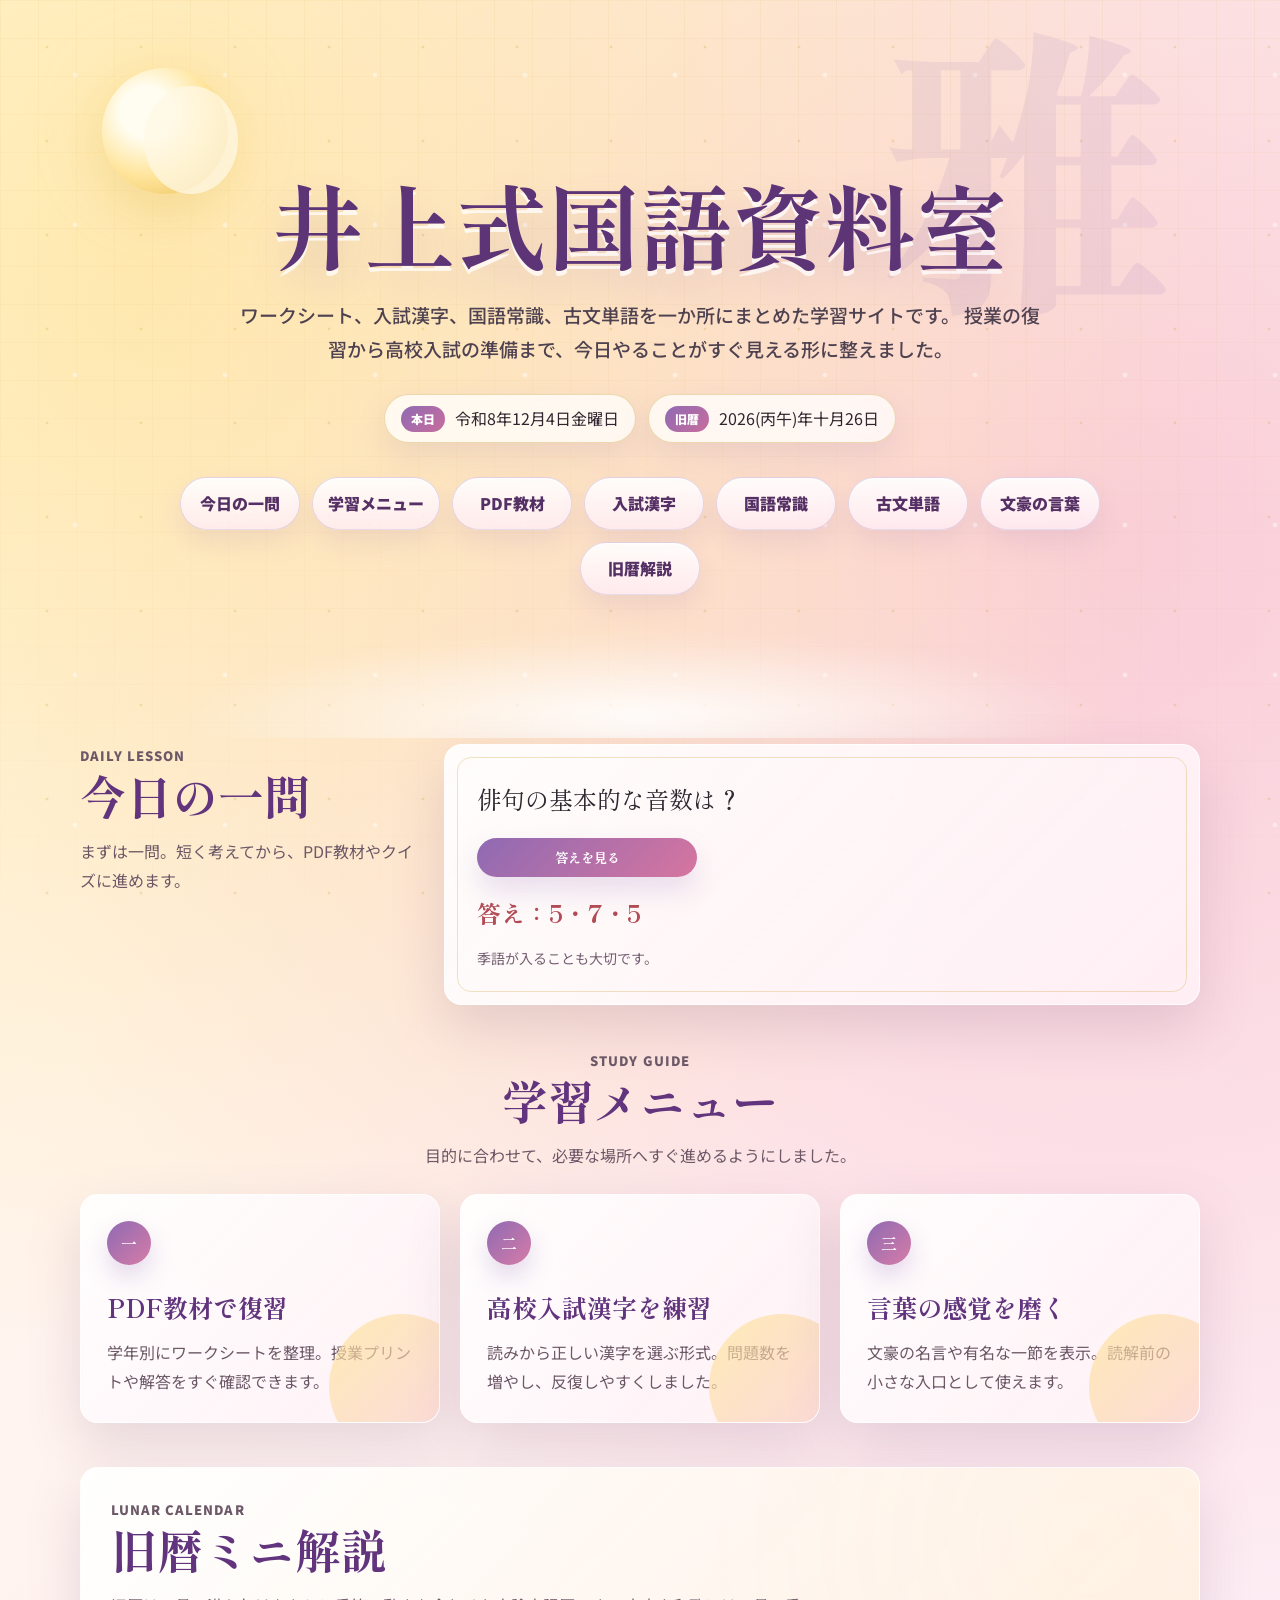
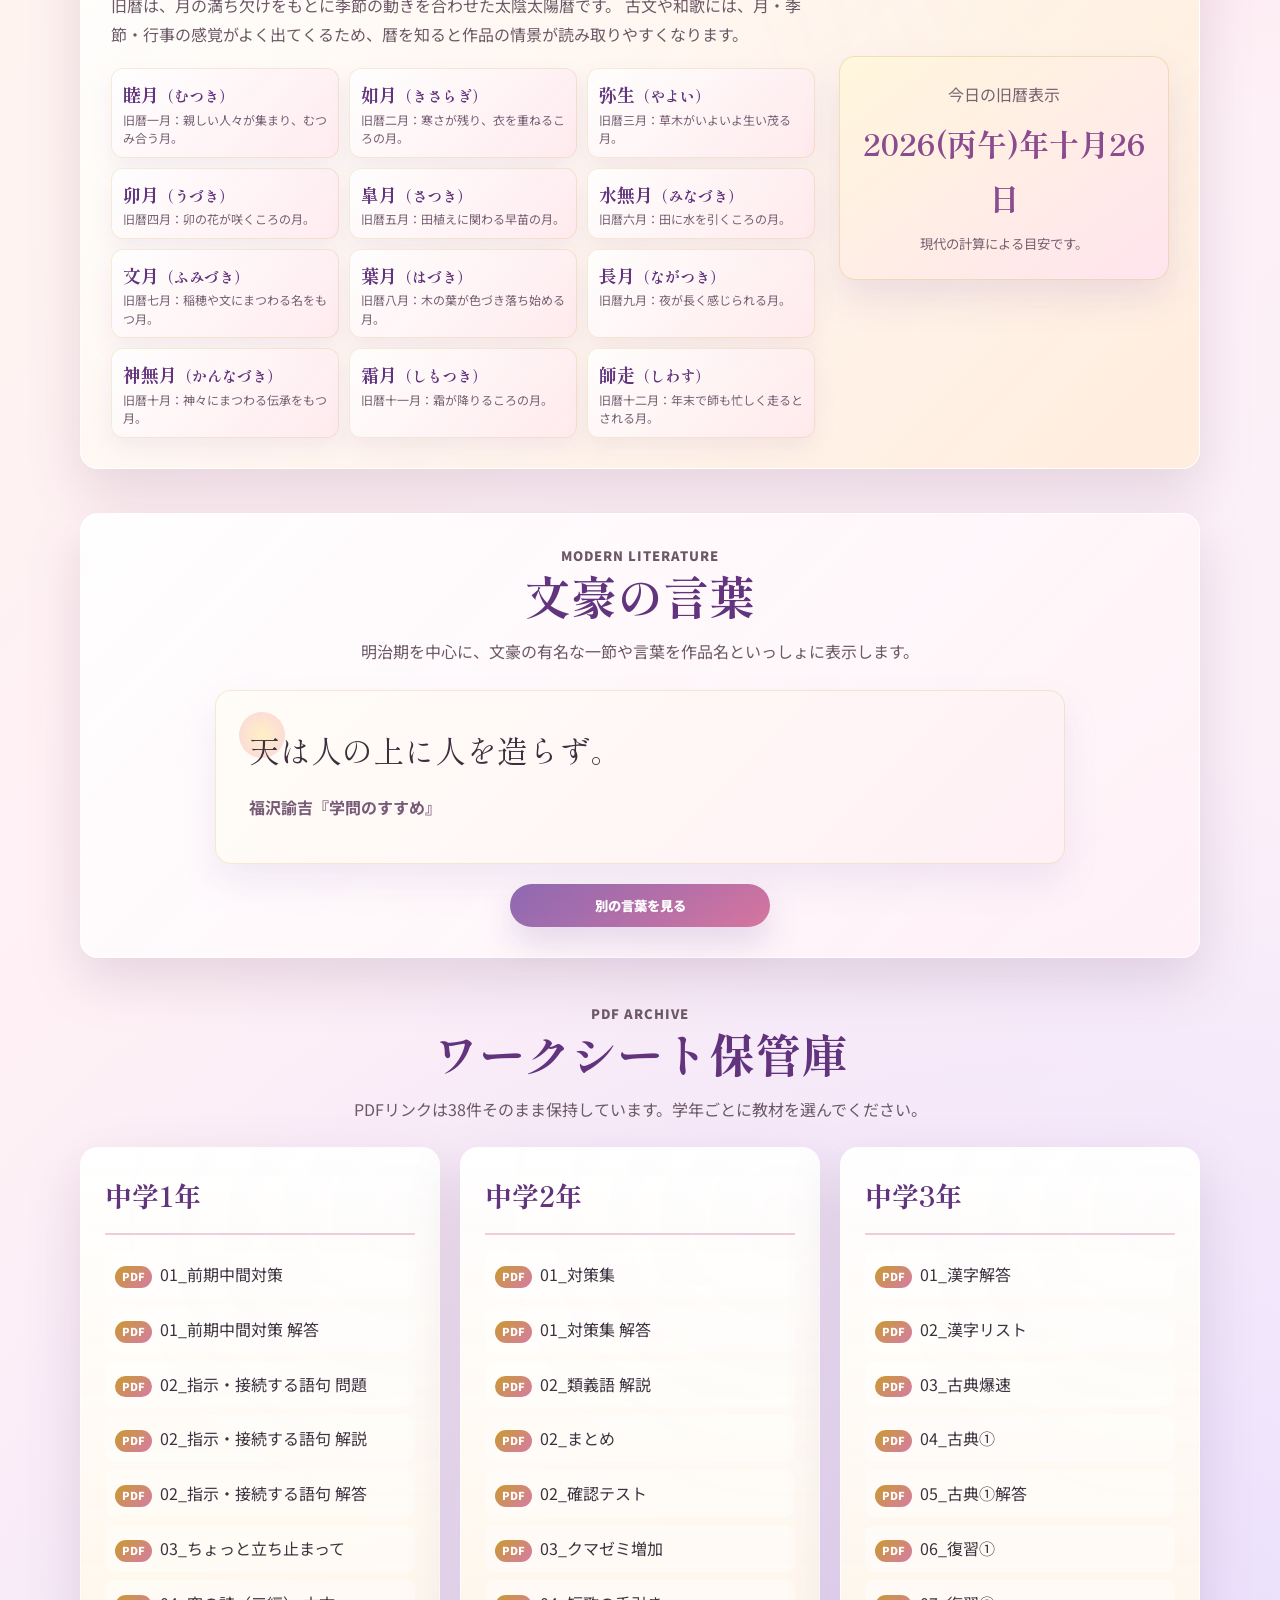
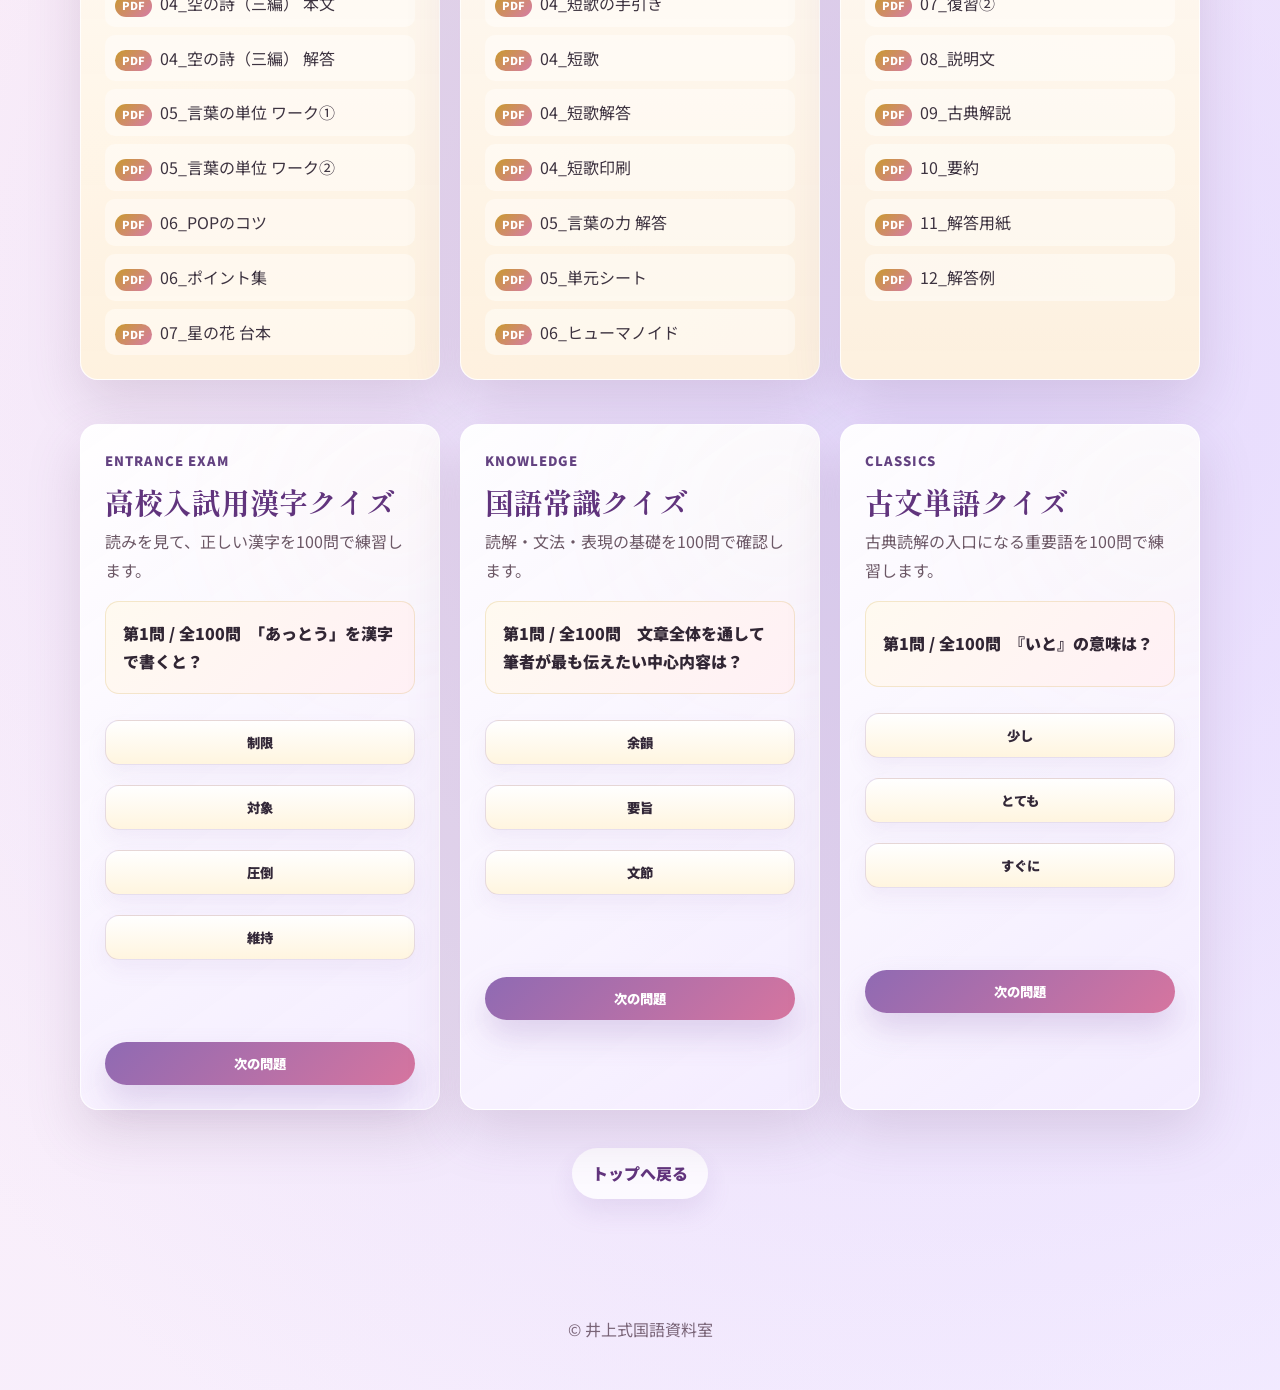
<file: index.html>
<!DOCTYPE html>
<html lang="ja">
<head>
<meta charset="UTF-8">
<meta name="viewport" content="width=device-width,initial-scale=1">
<title>井上式国語資料室</title>
<meta name="description" content="中学生向け国語学習サイト。ワークシート、入試漢字、国語常識クイズ、古文単語など、授業や受験対策に使える無料教材サイト。">
<link rel="preconnect" href="https://fonts.googleapis.com">
<link rel="preconnect" href="https://fonts.gstatic.com" crossorigin>
<link href="https://fonts.googleapis.com/css2?family=Noto+Sans+JP:wght@400;500;700;900&family=Shippori+Mincho:wght@400;600;700&display=swap" rel="stylesheet">
<link rel="stylesheet" href="style.css">
</head>

<body>
<div id="skyPattern" aria-hidden="true"></div>
<div id="floatingObjects" aria-hidden="true"></div>
<div id="petals" aria-hidden="true"></div>

<header class="hero">
<div class="moonObject" aria-hidden="true"></div>
<div class="heroInner">
<h1 id="title">井上式国語資料室</h1>
<p class="topDescription">
ワークシート、入試漢字、国語常識、古文単語を一か所にまとめた学習サイトです。
授業の復習から高校入試の準備まで、今日やることがすぐ見える形に整えました。
</p>

<div class="dateRibbon" aria-label="今日の日付と旧暦">
<div>
<span class="dateLabel">本日</span>
<span id="wareki"></span>
</div>
<div>
<span class="dateLabel">旧暦</span>
<span id="kyureki"></span>
</div>
</div>

<nav id="mainNav" aria-label="メインメニュー">
<a href="#daily">今日の一問</a>
<a href="#guide">学習メニュー</a>
<a href="#worksheets">PDF教材</a>
<a href="#kanjiQuiz">入試漢字</a>
<a href="#kokugoQuiz">国語常識</a>
<a href="#kobunQuiz">古文単語</a>
<a href="#quote">文豪の言葉</a>
<a href="#calendar">旧暦解説</a>
</nav>
</div>
</header>

<main>
<section id="daily" class="fade dailyPanel" aria-labelledby="dailyTitle">
<div class="sectionHead">
<p class="sectionKicker">Daily Lesson</p>
<h2 id="dailyTitle">今日の一問</h2>
<p>まずは一問。短く考えてから、PDF教材やクイズに進めます。</p>
</div>
<div id="dailyQuestion" class="questionCard"></div>
</section>

<section id="guide" class="fade" aria-labelledby="guideTitle">
<div class="sectionHead center">
<p class="sectionKicker">Study Guide</p>
<h2 id="guideTitle">学習メニュー</h2>
<p>目的に合わせて、必要な場所へすぐ進めるようにしました。</p>
</div>
<div class="guideGrid">
<a class="guideCard" href="#worksheets">
<span class="guideNumber">一</span>
<h3>PDF教材で復習</h3>
<p>学年別にワークシートを整理。授業プリントや解答をすぐ確認できます。</p>
</a>
<a class="guideCard" href="#kanjiQuiz">
<span class="guideNumber">二</span>
<h3>高校入試漢字を練習</h3>
<p>読みから正しい漢字を選ぶ形式。問題数を増やし、反復しやすくしました。</p>
</a>
<a class="guideCard" href="#quote">
<span class="guideNumber">三</span>
<h3>言葉の感覚を磨く</h3>
<p>文豪の名言や有名な一節を表示。読解前の小さな入口として使えます。</p>
</a>
</div>
</section>

<section id="calendar" class="fade calendarPanel" aria-labelledby="calendarTitle">
<div>
<p class="sectionKicker">Lunar Calendar</p>
<h2 id="calendarTitle">旧暦ミニ解説</h2>
<p>
旧暦は、月の満ち欠けをもとに季節の動きを合わせた太陰太陽暦です。
古文や和歌には、月・季節・行事の感覚がよく出てくるため、暦を知ると作品の情景が読み取りやすくなります。
</p>
<div id="monthNameList" class="monthNameList" aria-label="和風月名の解説"></div>
</div>
<div class="calendarCard">
<span>今日の旧暦表示</span>
<strong id="kyurekiLarge"></strong>
<small>現代の計算による目安です。</small>
</div>
</section>

<section id="quote" class="fade quoteSection" aria-labelledby="quoteTitle">
<div class="sectionHead center">
<p class="sectionKicker">Modern Literature</p>
<h2 id="quoteTitle">文豪の言葉</h2>
<p>明治期を中心に、文豪の有名な一節や言葉を作品名といっしょに表示します。</p>
</div>
<div id="quoteBox" class="quoteBox"></div>
<button class="subButton" type="button" id="quoteButton">別の言葉を見る</button>
</section>

<section id="worksheets" class="fade" aria-labelledby="worksheetsTitle">
<div class="sectionHead center">
<p class="sectionKicker">PDF Archive</p>
<h2 id="worksheetsTitle">ワークシート保管庫</h2>
<p>PDFリンクは38件そのまま保持しています。学年ごとに教材を選んでください。</p>
</div>

<div class="scrollBox">
<div class="gradeBox">
<h3>中学1年</h3>
<ul>
<li><a href="grade1/01_Midterm_Preparation.pdf">01_前期中間対策</a></li>
<li><a href="grade1/01_Midterm_Preparation_Answers.pdf">01_前期中間対策 解答</a></li>
<li><a href="grade1/02_Instructions_and_Connective_Words_Questions.pdf">02_指示・接続する語句 問題</a></li>
<li><a href="grade1/02_Instructions_and_Connective_Words_Explanation.pdf">02_指示・接続する語句 解説</a></li>
<li><a href="grade1/02_Instructions_and_Connective_Words_Answers.pdf">02_指示・接続する語句 解答</a></li>
<li><a href="grade1/03_Stop_and_Think.pdf">03_ちょっと立ち止まって</a></li>
<li><a href="grade1/04_Poems_of_the_Sky_Three_Texts.pdf">04_空の詩（三編） 本文</a></li>
<li><a href="grade1/05_Poems_of_the_Sky_Three_Texts_Answers.pdf">04_空の詩（三編） 解答</a></li>
<li><a href="grade1/06_Units_of_Words_1.pdf">05_言葉の単位 ワーク①</a></li>
<li><a href="grade1/06_Units_of_Words_2.pdf">05_言葉の単位 ワーク②</a></li>
<li><a href="grade1/07_To_the_Brothers_Who_Could_Not_Grow_Up.pdf">06_POPのコツ</a></li>
<li><a href="grade1/07_To_the_Brothers_Who_Could_Not_Grow_Up_Key_Points.pdf">06_ポイント集</a></li>
<li><a href="grade1/08_When_Star_Flowers_Fall_Script.pdf">07_星の花 台本</a></li>
</ul>
</div>

<div class="gradeBox">
<h3>中学2年</h3>
<ul>
<li><a href="grade2/01_Match_Collection.pdf">01_対策集</a></li>
<li><a href="grade2/01_Match_Collection_Answers.pdf">01_対策集 解答</a></li>
<li><a href="grade2/02_Synonyms_Antonyms_Polysemy_Commentary.pdf">02_類義語 解説</a></li>
<li><a href="grade2/02_Synonyms_Antonyms_Summary.pdf">02_まとめ</a></li>
<li><a href="grade2/02_Synonyms_Check_Test.pdf">02_確認テスト</a></li>
<li><a href="grade2/03_Searching_Causes_of_Cicada_Increase.pdf">03_クマゼミ増加</a></li>
<li><a href="grade2/04_Guide_to_Tanka_Poetry.pdf">04_短歌の手引き</a></li>
<li><a href="grade2/04_Tanka_Poetry.pdf">04_短歌</a></li>
<li><a href="grade2/04_Tanka_Techniques_1-3_Answers_All.pdf">04_短歌解答</a></li>
<li><a href="grade2/04_Tanka_Techniques_1-3_Print_All.pdf">04_短歌印刷</a></li>
<li><a href="grade2/05_Power_of_Words_Answers.pdf">05_言葉の力 解答</a></li>
<li><a href="grade2/05_Power_of_Words_Unit_Sheet.pdf">05_単元シート</a></li>
<li><a href="grade2/06_Humanoid_Script.pdf">06_ヒューマノイド</a></li>
</ul>
</div>

<div class="gradeBox">
<h3>中学3年</h3>
<ul>
<li><a href="grade3/01_Public_HS_Entrance_Exam_Kanji_Answers.pdf">01_漢字解答</a></li>
<li><a href="grade3/02_Public_HS_Entrance_Exam_Kanji_List.pdf">02_漢字リスト</a></li>
<li><a href="grade3/03_Fast_Reading_Tips_for_Classics.pdf">03_古典爆速</a></li>
<li><a href="grade3/04_Classics_Part1.pdf">04_古典①</a></li>
<li><a href="grade3/05_Classics_Part1_Answers.pdf">05_古典①解答</a></li>
<li><a href="grade3/06_Japanese_Review_Print1.pdf">06_復習①</a></li>
<li><a href="grade3/07_Japanese_Review_Print2.pdf">07_復習②</a></li>
<li><a href="grade3/08_Expository_Writing_Vol1_Commentary.pdf">08_説明文</a></li>
<li><a href="grade3/09_Classics_Vol2_Commentary.pdf">09_古典解説</a></li>
<li><a href="grade3/10_Summarization_Practice_Questions_and_Key.pdf">10_要約</a></li>
<li><a href="grade3/11_Summarization_Answer_Sheet.pdf">11_解答用紙</a></li>
<li><a href="grade3/12_Summarization_Practice_Answer_Sample.pdf">12_解答例</a></li>
</ul>
</div>
</div>
</section>

<section class="quizGrid" aria-label="クイズ">
<article id="kanjiQuiz" class="fade quizPanel" aria-labelledby="kanjiTitle">
<p class="sectionKicker">Entrance Exam</p>
<h2 id="kanjiTitle">高校入試用漢字クイズ</h2>
<p class="quizLead">読みを見て、正しい漢字を100問で練習します。</p>
<div id="kanjiQuestion" class="quizQuestion"></div>
<div id="kanjiChoices" class="choices"></div>
<div id="kanjiResult" class="result" aria-live="polite"></div>
<button type="button" onclick="nextKanji()">次の問題</button>
</article>

<article id="kokugoQuiz" class="fade quizPanel" aria-labelledby="kokugoTitle">
<p class="sectionKicker">Knowledge</p>
<h2 id="kokugoTitle">国語常識クイズ</h2>
<p class="quizLead">読解・文法・表現の基礎を100問で確認します。</p>
<div id="quiz" class="quizQuestion"></div>
<div id="choices" class="choices"></div>
<div id="result" class="result" aria-live="polite"></div>
<button type="button" onclick="nextQuestion()">次の問題</button>
</article>

<article id="kobunQuiz" class="fade quizPanel" aria-labelledby="kobunTitle">
<p class="sectionKicker">Classics</p>
<h2 id="kobunTitle">古文単語クイズ</h2>
<p class="quizLead">古典読解の入口になる重要語を100問で練習します。</p>
<div id="kobunQ" class="quizQuestion"></div>
<div id="kobunChoices" class="choices"></div>
<div id="kobunResult" class="result" aria-live="polite"></div>
<button type="button" onclick="nextKobun()">次の問題</button>
</article>
</section>

<div class="topButton">
<a href="#title">トップへ戻る</a>
</div>
</main>

<footer>
<p>© 井上式国語資料室</p>
</footer>

<script src="script.js"></script>
</body>
</html>
</file>
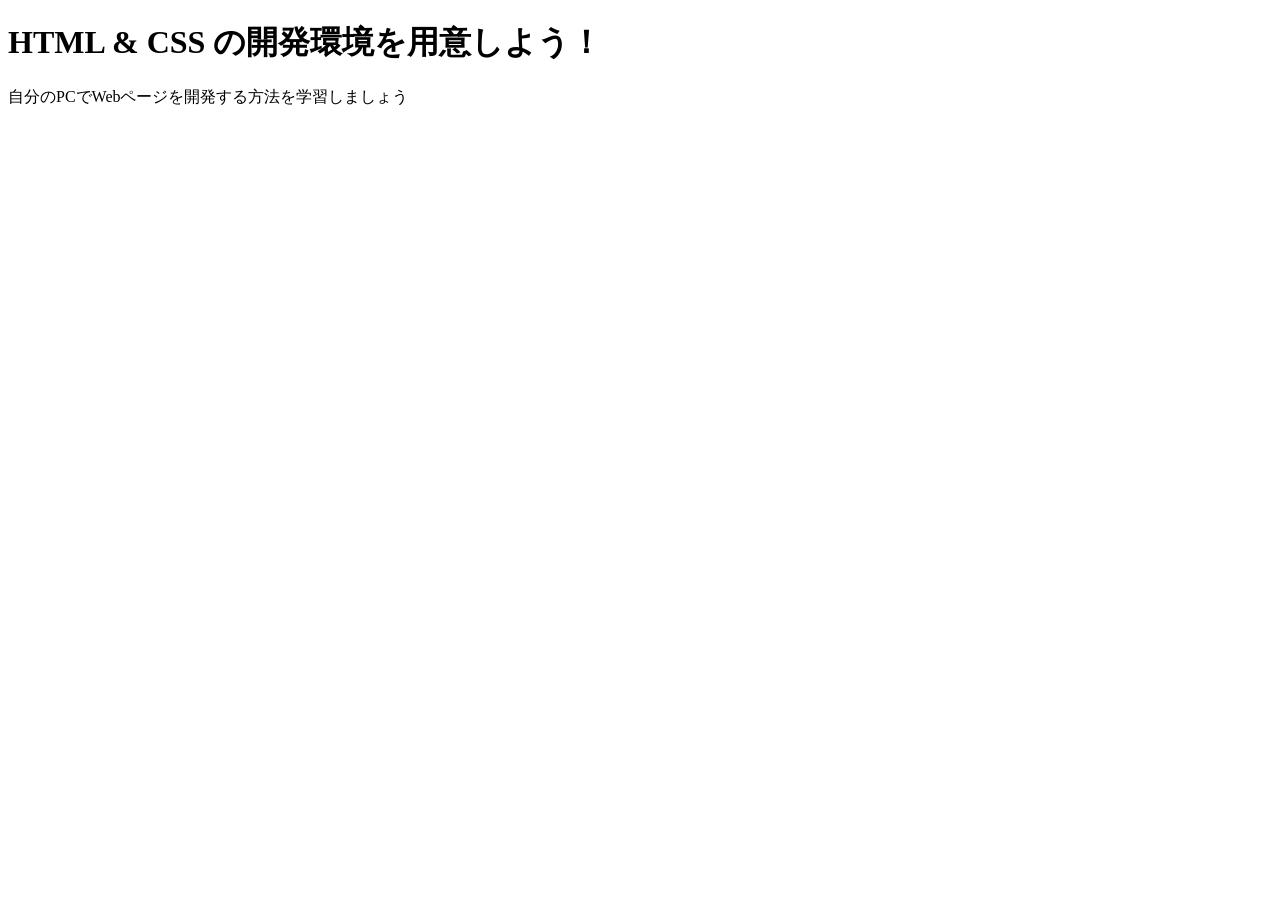
<file: html_lesson/index.html>
<!DOCTYPE html>
<html>
  <head>
    <meta charset="utf-8">
    <title>Progate</title>
  </head>
  <body>
    <h1 class="title">HTML & CSS の開発環境を用意しよう！</h1>
    <p>自分のPCでWebページを開発する方法を学習しましょう</p>
  </body>
</html>
</file>
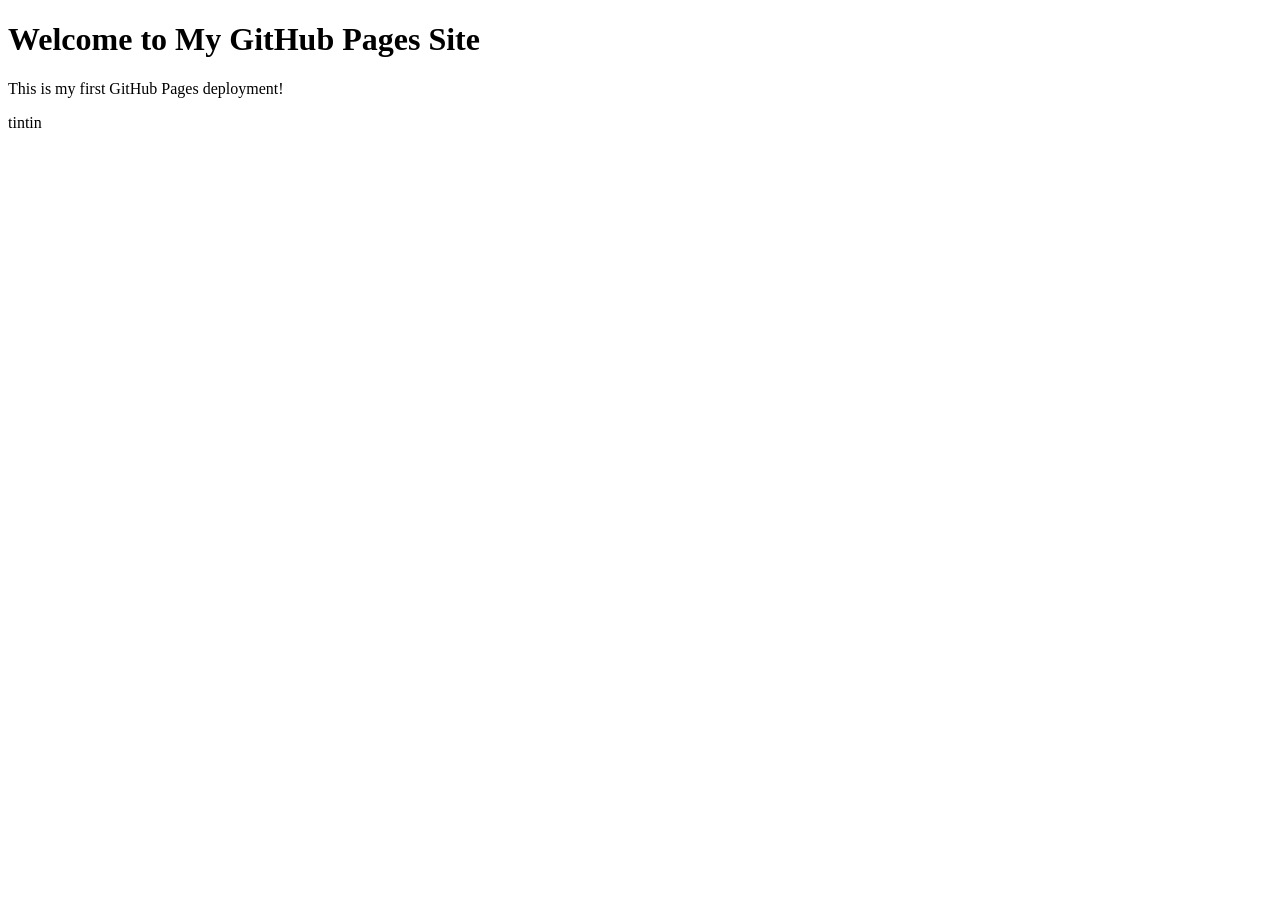
<file: html_lesson/index2.html>
<!DOCTYPE html>
<html lang="en">
<head>
    <meta charset="UTF-8">
    <meta name="viewport" content="width=device-width, initial-scale=1.0">
    <title>My GitHub Pages Site</title>
</head>
<body>
    <h1>Welcome to My GitHub Pages Site</h1>
    <p>This is my first GitHub Pages deployment!</p>
    <p>tintin</p>
</body>
</html>
</file>
<file: style.css>
:root{
  --ink:#2f2630;
  --soft-ink:#6c5866;
  --violet:#8f6ab3;
  --violet-deep:#634281;
  --sakura:#f6b6c8;
  --sakura-pale:#ffe6ee;
  --fuji:#d9ccff;
  --paper:#fffaf0;
  --paper-warm:#fff0cf;
  --gold:#c99a2e;
  --gold-light:#ffe59c;
  --green:#5b8b75;
  --red:#b24b55;
  --white:#ffffff;
  --shadow:0 22px 54px rgba(116,78,115,.18);
  --shadow-strong:0 28px 70px rgba(100,64,110,.28);
}

*{box-sizing:border-box}

html{
  scroll-behavior:smooth;
}

body{
  margin:0;
  min-height:100vh;
  color:var(--ink);
  font-family:"Noto Sans JP",sans-serif;
  line-height:1.8;
  background:
    radial-gradient(circle at 12% 6%,rgba(255,229,156,.75),transparent 24%),
    radial-gradient(circle at 88% 12%,rgba(246,182,200,.62),transparent 28%),
    radial-gradient(circle at 74% 78%,rgba(217,204,255,.62),transparent 34%),
    linear-gradient(135deg,#fff8e6 0%,#fff1f5 42%,#f4edff 100%);
  overflow-x:hidden;
}

body::before{
  content:"";
  position:fixed;
  inset:0;
  pointer-events:none;
  z-index:-5;
  background:
    linear-gradient(90deg,rgba(201,154,46,.08) 1px,transparent 1px),
    linear-gradient(rgba(201,154,46,.07) 1px,transparent 1px);
  background-size:38px 38px;
  mask-image:linear-gradient(to bottom,rgba(0,0,0,.8),rgba(0,0,0,.16));
}

a{
  color:inherit;
}

#skyPattern{
  position:fixed;
  inset:0;
  z-index:-4;
  pointer-events:none;
  background-image:
    radial-gradient(circle at center,rgba(255,255,255,.85) 0 2px,transparent 2.8px),
    radial-gradient(circle at center,rgba(201,154,46,.45) 0 1px,transparent 1.8px);
  background-size:150px 150px,94px 94px;
  opacity:.5;
}

#floatingObjects,#petals{
  position:fixed;
  inset:0;
  pointer-events:none;
  overflow:hidden;
  z-index:-1;
}

.floatObject{
  position:absolute;
  width:92px;
  height:54px;
  border-radius:54px 54px 10px 10px;
  background:linear-gradient(135deg,rgba(255,255,255,.78),rgba(255,222,234,.72));
  border:1px solid rgba(255,255,255,.9);
  box-shadow:0 16px 34px rgba(143,106,179,.16);
  animation:floatAcross linear infinite;
}

.floatObject::before,.floatObject::after{
  content:"";
  position:absolute;
  bottom:8px;
  width:34px;
  height:34px;
  border-radius:50%;
  background:rgba(255,255,255,.88);
}

.floatObject::before{left:13px}
.floatObject::after{right:13px}

.petal{
  position:absolute;
  top:-48px;
  width:13px;
  height:20px;
  border-radius:13px 2px 13px 2px;
  background:linear-gradient(135deg,#f49abb,#fff1f5 70%);
  box-shadow:0 5px 12px rgba(178,75,85,.15);
  opacity:.78;
  animation:petalFall linear infinite;
}

@keyframes petalFall{
  from{transform:translate3d(0,-50px,0) rotate(0deg)}
  to{transform:translate3d(var(--drift),110vh,0) rotate(420deg)}
}

@keyframes floatAcross{
  from{transform:translateX(-20vw) translateY(0)}
  50%{transform:translateX(50vw) translateY(-18px)}
  to{transform:translateX(120vw) translateY(8px)}
}

.hero{
  position:relative;
  min-height:82vh;
  display:grid;
  place-items:center;
  padding:54px 20px 36px;
  overflow:hidden;
}

.hero::before{
  content:"雅";
  position:absolute;
  right:clamp(16px,8vw,120px);
  top:24px;
  color:rgba(143,106,179,.11);
  font-family:"Shippori Mincho",serif;
  font-size:clamp(140px,25vw,300px);
  font-weight:700;
  writing-mode:vertical-rl;
  line-height:1;
}

.hero::after{
  content:"";
  position:absolute;
  left:50%;
  bottom:-70px;
  width:min(980px,92vw);
  height:180px;
  transform:translateX(-50%);
  background:radial-gradient(ellipse at center,rgba(255,255,255,.92),transparent 67%);
  filter:blur(8px);
}

.moonObject{
  position:absolute;
  left:clamp(20px,8vw,120px);
  top:68px;
  width:126px;
  height:126px;
  border-radius:50%;
  background:radial-gradient(circle at 35% 35%,#fffdf1 0 22%,#ffe59c 55%,#e4b849 100%);
  box-shadow:0 0 70px rgba(255,229,156,.8),0 18px 42px rgba(201,154,46,.22);
  animation:moonFloat 7s ease-in-out infinite;
}

.moonObject::after{
  content:"";
  position:absolute;
  inset:18px -10px 0 42px;
  border-radius:50%;
  background:rgba(255,248,230,.74);
}

@keyframes moonFloat{
  0%,100%{transform:translateY(0)}
  50%{transform:translateY(-14px)}
}

.heroInner{
  position:relative;
  z-index:1;
  width:min(1020px,100%);
  text-align:center;
  padding:42px 24px 32px;
}

.eyebrow,.sectionKicker{
  margin:0 0 10px;
  color:var(--violet-deep);
  font-size:13px;
  font-weight:900;
  letter-spacing:.08em;
  text-transform:uppercase;
}

#title{
  margin:0;
  font-family:"Shippori Mincho",serif;
  font-size:clamp(44px,8vw,92px);
  line-height:1.14;
  color:#5d3577;
  text-shadow:0 5px 0 rgba(255,255,255,.74),0 20px 42px rgba(143,106,179,.24);
}

.topDescription{
  max-width:810px;
  margin:22px auto 0;
  color:#4e4150;
  font-size:clamp(16px,2vw,19px);
  font-weight:500;
}

.dateRibbon{
  display:flex;
  flex-wrap:wrap;
  justify-content:center;
  gap:12px;
  margin:28px auto 0;
}

.dateRibbon div{
  display:inline-flex;
  gap:10px;
  align-items:center;
  padding:9px 16px;
  border-radius:999px;
  background:rgba(255,255,255,.76);
  border:1px solid rgba(201,154,46,.34);
  box-shadow:0 12px 30px rgba(143,106,179,.14);
  backdrop-filter:blur(8px);
}

.dateLabel{
  min-width:42px;
  text-align:center;
  color:#fff;
  background:linear-gradient(135deg,var(--violet),#c86d9d);
  border-radius:999px;
  padding:2px 10px;
  font-size:12px;
  font-weight:900;
}

#mainNav{
  display:flex;
  flex-wrap:wrap;
  justify-content:center;
  gap:12px;
  margin:34px auto 0;
}

#mainNav a{
  min-width:120px;
  padding:11px 15px;
  color:#553064;
  text-decoration:none;
  font-weight:900;
  border-radius:999px;
  border:1px solid rgba(143,106,179,.22);
  background:linear-gradient(180deg,rgba(255,255,255,.9),rgba(255,236,244,.82));
  box-shadow:0 12px 26px rgba(143,106,179,.13),inset 0 1px 0 rgba(255,255,255,.94);
  transition:transform .2s ease,box-shadow .2s ease,background .2s ease;
}

#mainNav a:hover{
  transform:translateY(-4px);
  background:linear-gradient(180deg,#fff,#ffe2ef);
  box-shadow:0 18px 36px rgba(143,106,179,.22);
}

main{
  width:min(1160px,100%);
  margin:auto;
  padding:18px 20px 70px;
}

section,.quizPanel{
  scroll-margin-top:24px;
}

section{
  margin-top:44px;
}

.sectionHead{
  max-width:720px;
}

.sectionHead.center{
  margin:0 auto 24px;
  text-align:center;
}

.sectionHead p{
  margin:0;
  color:var(--soft-ink);
}

h2{
  margin:0 0 12px;
  color:#61347d;
  font-family:"Shippori Mincho",serif;
  font-size:clamp(30px,4vw,46px);
  line-height:1.25;
}

h3{
  font-family:"Shippori Mincho",serif;
}

.dailyPanel{
  display:grid;
  grid-template-columns:minmax(240px,340px) 1fr;
  gap:24px;
  align-items:stretch;
  margin-top:-12px;
}

.questionCard,.calendarPanel,.quoteSection,.quizPanel,.gradeBox,.guideCard{
  border:1px solid rgba(255,255,255,.82);
  border-radius:18px;
  background:
    linear-gradient(135deg,rgba(255,255,255,.92),rgba(255,241,246,.88)),
    linear-gradient(90deg,rgba(201,154,46,.08) 1px,transparent 1px);
  box-shadow:var(--shadow);
}

.questionCard{
  position:relative;
  min-height:176px;
  display:grid;
  align-content:center;
  padding:32px;
  overflow:hidden;
  font-family:"Shippori Mincho",serif;
  font-size:24px;
}

.questionCard::before{
  content:"";
  position:absolute;
  inset:12px;
  border:1px solid rgba(201,154,46,.28);
  border-radius:14px;
  pointer-events:none;
}

.answerLine{
  display:inline-block;
  margin-top:14px;
  color:var(--red);
  font-weight:700;
}

.dailyAnswerButton{
  width:min(220px,100%);
  margin-top:18px;
  border:0;
  border-radius:999px;
  color:#fff;
  background:linear-gradient(135deg,#8f6ab3,#d6759f);
  padding:10px 16px;
  cursor:pointer;
  font-family:inherit;
  font-weight:900;
  box-shadow:0 14px 28px rgba(143,106,179,.2);
}

.dailyHint{
  display:block;
  margin-top:12px;
  color:#755f72;
  font-family:"Noto Sans JP",sans-serif;
  font-size:14px;
}

.guideGrid{
  display:grid;
  grid-template-columns:repeat(3,minmax(0,1fr));
  gap:20px;
}

.guideCard{
  display:block;
  position:relative;
  min-height:220px;
  padding:26px;
  overflow:hidden;
  color:var(--ink);
  text-decoration:none;
  transition:transform .2s ease,box-shadow .2s ease;
}

.guideCard:hover{
  transform:translateY(-6px);
  box-shadow:var(--shadow-strong);
}

.guideCard::after{
  content:"";
  position:absolute;
  right:-36px;
  bottom:-38px;
  width:146px;
  height:146px;
  border-radius:50%;
  background:linear-gradient(135deg,rgba(255,229,156,.72),rgba(246,182,200,.44));
}

.guideNumber{
  display:inline-grid;
  place-items:center;
  width:44px;
  height:44px;
  border-radius:50%;
  color:#fff;
  background:linear-gradient(135deg,var(--violet),#d67ca7);
  font-family:"Shippori Mincho",serif;
  font-weight:700;
  box-shadow:0 12px 24px rgba(143,106,179,.24);
}

.guideCard h3{
  position:relative;
  margin:20px 0 8px;
  color:#61347d;
  font-size:25px;
}

.guideCard p{
  position:relative;
  margin:0;
  color:var(--soft-ink);
}

.calendarPanel{
  display:grid;
  grid-template-columns:1fr minmax(240px,330px);
  gap:24px;
  align-items:center;
  padding:30px;
  background:
    linear-gradient(135deg,rgba(255,255,255,.94),rgba(255,236,218,.9)),
    radial-gradient(circle at 90% 12%,rgba(255,229,156,.56),transparent 34%);
}

.calendarPanel p{
  margin:0;
  color:var(--soft-ink);
}

.monthNameList{
  display:grid;
  grid-template-columns:repeat(3,minmax(0,1fr));
  gap:10px;
  margin-top:20px;
}

.monthName{
  padding:10px 12px;
  border-radius:12px;
  background:linear-gradient(135deg,rgba(255,255,255,.88),rgba(255,230,238,.72));
  box-shadow:inset 0 0 0 1px rgba(201,154,46,.18),0 10px 22px rgba(143,106,179,.1);
}

.monthName strong{
  display:block;
  color:#61347d;
  font-family:"Shippori Mincho",serif;
  font-size:18px;
}

.monthName span{
  display:block;
  color:#755f72;
  font-size:12px;
  line-height:1.55;
}

.calendarCard{
  padding:24px;
  border-radius:16px;
  color:#4f315e;
  background:linear-gradient(145deg,#fff7dc,#ffe4ee);
  box-shadow:inset 0 0 0 1px rgba(201,154,46,.25),0 18px 36px rgba(143,106,179,.16);
  text-align:center;
}

.calendarCard span,.calendarCard small{
  display:block;
  color:#756272;
}

.calendarCard strong{
  display:block;
  margin:8px 0;
  font-family:"Shippori Mincho",serif;
  font-size:30px;
  color:#8a4b8f;
}

.quoteSection{
  padding:30px;
}

.quoteBox{
  position:relative;
  max-width:850px;
  min-height:174px;
  margin:0 auto;
  padding:34px;
  border-radius:16px;
  background:linear-gradient(135deg,#fffdf7,#fff0f5);
  box-shadow:inset 0 0 0 1px rgba(201,154,46,.2),0 18px 36px rgba(143,106,179,.12);
}

.quoteBox::before{
  content:"";
  position:absolute;
  left:24px;
  top:22px;
  width:46px;
  height:46px;
  border-radius:50%;
  background:radial-gradient(circle,#ffe59c,#f6b6c8);
  opacity:.55;
}

.quoteText{
  position:relative;
  margin:0;
  color:#3d2f3e;
  font-family:"Shippori Mincho",serif;
  font-size:clamp(22px,3vw,31px);
  line-height:1.65;
}

.quoteMeta{
  position:relative;
  margin:18px 0 0;
  color:#775b77;
  font-weight:700;
}

.subButton{
  display:block;
  width:min(260px,100%);
  margin:20px auto 0;
  border:0;
  border-radius:999px;
  color:#fff;
  background:linear-gradient(135deg,var(--violet),#d6759f);
  padding:12px 20px;
  cursor:pointer;
  font-family:inherit;
  font-weight:900;
  box-shadow:0 16px 32px rgba(143,106,179,.22);
}

.subButton:hover{
  filter:brightness(1.05);
}

#worksheets{
  text-align:center;
}

.scrollBox{
  display:grid;
  grid-template-columns:repeat(3,minmax(0,1fr));
  gap:20px;
}

.gradeBox{
  text-align:left;
  padding:24px;
  background:
    linear-gradient(180deg,rgba(255,255,255,.96),rgba(255,242,219,.9)),
    radial-gradient(circle at 90% 8%,rgba(217,204,255,.54),transparent 36%);
}

.gradeBox h3{
  margin:0 0 16px;
  padding-bottom:12px;
  color:#61347d;
  font-size:27px;
  border-bottom:2px solid rgba(214,124,167,.38);
}

.gradeBox ul{
  list-style:none;
  padding:0;
  margin:0;
}

.gradeBox li+li{
  margin-top:8px;
}

.gradeBox a{
  display:block;
  padding:9px 10px;
  border-radius:10px;
  color:#3d3340;
  text-decoration:none;
  background:rgba(255,255,255,.42);
  transition:transform .18s ease,background .18s ease,color .18s ease,box-shadow .18s ease;
}

.gradeBox a::before{
  content:"PDF";
  display:inline-block;
  margin-right:8px;
  padding:1px 7px;
  border-radius:999px;
  color:#fff;
  background:linear-gradient(135deg,#c99a2e,#d67ca7);
  font-size:11px;
  font-weight:900;
}

.gradeBox a:hover{
  transform:translateX(5px);
  color:#61347d;
  background:#fff;
  box-shadow:0 10px 20px rgba(143,106,179,.14);
}

.quizGrid{
  display:grid;
  grid-template-columns:repeat(3,minmax(0,1fr));
  gap:20px;
}

.quizPanel{
  padding:24px;
  background:
    linear-gradient(145deg,rgba(255,255,255,.94),rgba(244,237,255,.88)),
    radial-gradient(circle at 88% 12%,rgba(255,229,156,.5),transparent 36%);
}

.quizPanel h2{
  font-size:29px;
}

.quizLead{
  margin:-4px 0 16px;
  color:var(--soft-ink);
}

.quizQuestion{
  min-height:86px;
  display:grid;
  align-items:center;
  padding:18px;
  border-radius:14px;
  background:linear-gradient(135deg,#fffaf0,#fff0f5);
  box-shadow:inset 0 0 0 1px rgba(201,154,46,.2);
  color:#312634;
  font-weight:900;
}

.choices{
  margin-top:16px;
}

.choice{
  width:100%;
  padding:12px 14px;
  margin:10px 0;
  border:1px solid rgba(143,106,179,.22);
  border-radius:14px;
  cursor:pointer;
  text-align:center;
  background:linear-gradient(180deg,#fff,#fff5df);
  color:#332838;
  font-family:inherit;
  font-weight:900;
  box-shadow:0 10px 20px rgba(143,106,179,.08);
  transition:transform .18s ease,box-shadow .18s ease,background .18s ease;
}

.choice:hover{
  transform:translateY(-3px);
  background:linear-gradient(180deg,#fff,#ffe6ef);
  box-shadow:0 16px 26px rgba(143,106,179,.16);
}

.choice.correct{
  background:linear-gradient(180deg,#f2fff2,#dff3d9);
  border-color:#6aa85f;
  color:#245c29;
}

.choice.wrong{
  background:linear-gradient(180deg,#fff1f1,#f8d6d8);
  border-color:#c85a64;
  color:#7a2430;
}

.result{
  min-height:42px;
  margin-top:12px;
  color:#633777;
  font-weight:900;
  text-align:center;
}

.quizPanel > button{
  display:block;
  width:100%;
  margin:18px 0 0;
  border:0;
  border-radius:999px;
  color:#fff;
  background:linear-gradient(135deg,#8f6ab3,#d6759f);
  padding:12px 18px;
  cursor:pointer;
  font-family:inherit;
  font-weight:900;
  box-shadow:0 16px 30px rgba(143,106,179,.24);
}

.quizPanel > button:hover{
  filter:brightness(1.06);
}

.topButton{
  margin:38px 0 0;
  text-align:center;
}

.topButton a{
  display:inline-block;
  padding:11px 20px;
  border-radius:999px;
  color:#61347d;
  text-decoration:none;
  font-weight:900;
  background:rgba(255,255,255,.76);
  box-shadow:0 12px 26px rgba(143,106,179,.14);
}

footer{
  text-align:center;
  padding:30px 20px;
  color:#7a6578;
}

.fade{
  opacity:0;
  transform:translateY(34px);
  transition:opacity .85s ease,transform .85s ease;
}

.fade.visible{
  opacity:1;
  transform:translateY(0);
}

@media (max-width:980px){
  .dailyPanel,.guideGrid,.scrollBox,.quizGrid,.calendarPanel{
    grid-template-columns:1fr;
  }

  .hero{
    min-height:auto;
  }

  .moonObject{
    width:88px;
    height:88px;
    opacity:.78;
  }
}

@media (max-width:560px){
  .heroInner{
    padding:24px 0;
  }

  #mainNav a{
    min-width:calc(50% - 8px);
    padding:10px 8px;
    font-size:13px;
  }

  .dateRibbon{
    align-items:stretch;
  }

  .dateRibbon div{
    width:100%;
    justify-content:center;
  }

  .questionCard,.calendarPanel,.quoteSection,.quizPanel,.gradeBox,.guideCard{
    border-radius:14px;
    padding:20px;
  }

  .monthNameList{
    grid-template-columns:1fr;
  }
}
</file>
